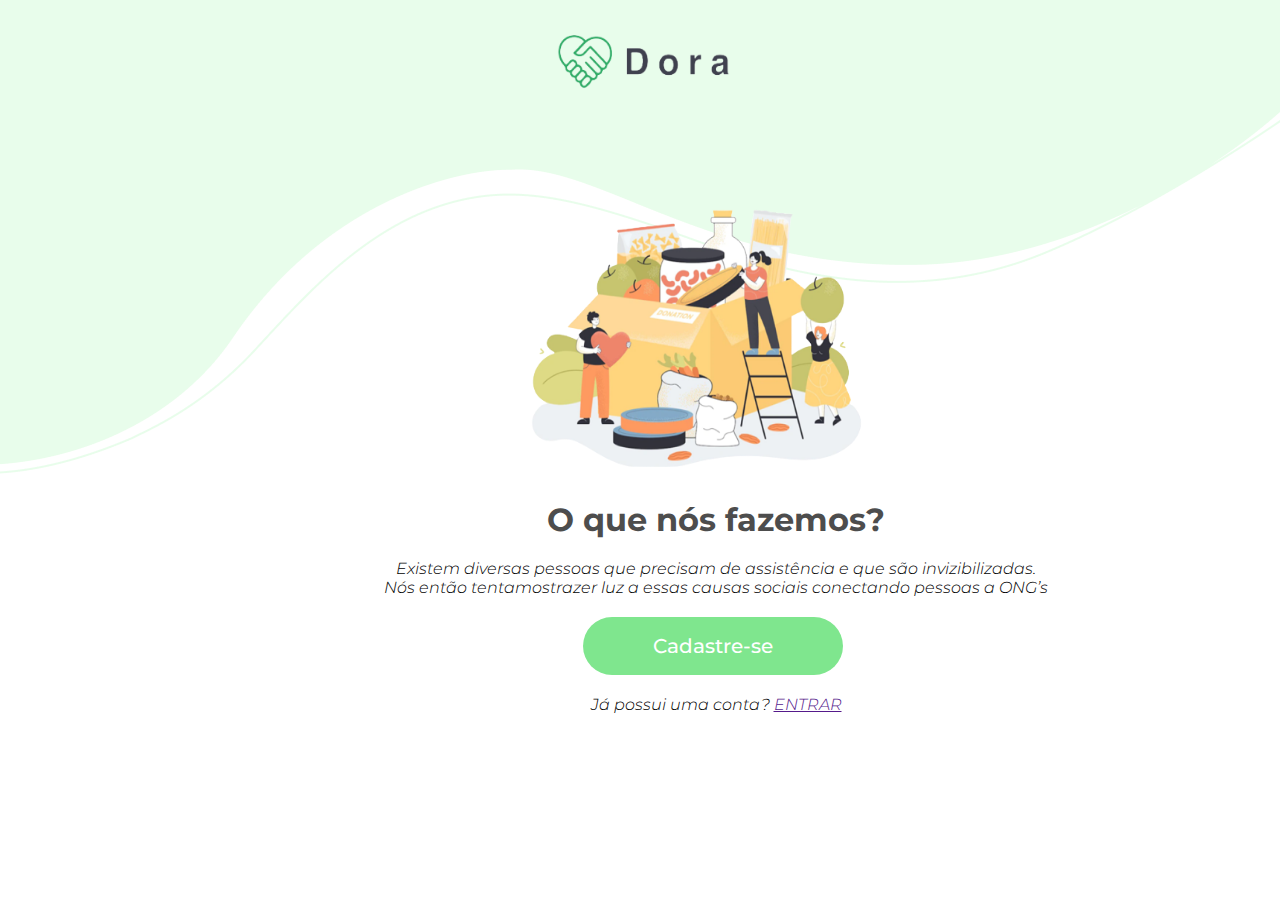
<file: DORA/index.html>
<!DOCTYPE html>
<html lang="en">

<head>
    <meta charset="UTF-8">
    <meta http-equiv="X-UA-Compatible" content="IE=edge">
    <meta name="viewport" content="width=device-width, initial-scale=1.0">
    <link rel="stylesheet" href="css/style.css">
    <link rel="preconnect" href="https://fonts.googleapis.com">
    <link rel="preconnect" href="https://fonts.gstatic.com" crossorigin>
    <link
        href="https://fonts.googleapis.com/css2?family=Montserrat:ital,wght@0,300;0,400;0,500;0,700;1,300;1,400;1,500;1,700&display=swap"
        rel="stylesheet">
    <title>DORA</title>
</head>

<body>
    <img src="img/bg.png" alt="background" id="bg">
    <header>
        <img src="img/dora-logo.png" alt="Dora logo" id="logo">
    </header>
    <div class="container">
        <img src="img/ilustracao1.png" alt="ilustracao1" id="ilustracao1">

        <h1>O que nós fazemos?</h1>
        <span>Existem diversas pessoas que precisam de assistência e que são invizibilizadas.<br> Nós então tentamostrazer luz a essas causas sociais conectando pessoas a ONG’s </span>
        
        <button id="botao">
            <a href="Escolha.html" class="botao_dec">Cadastre-se</a>
        </button>

        <span>Já possui uma conta? <a href="">ENTRAR</a></span>
    </div>
</body>

</html>
</file>
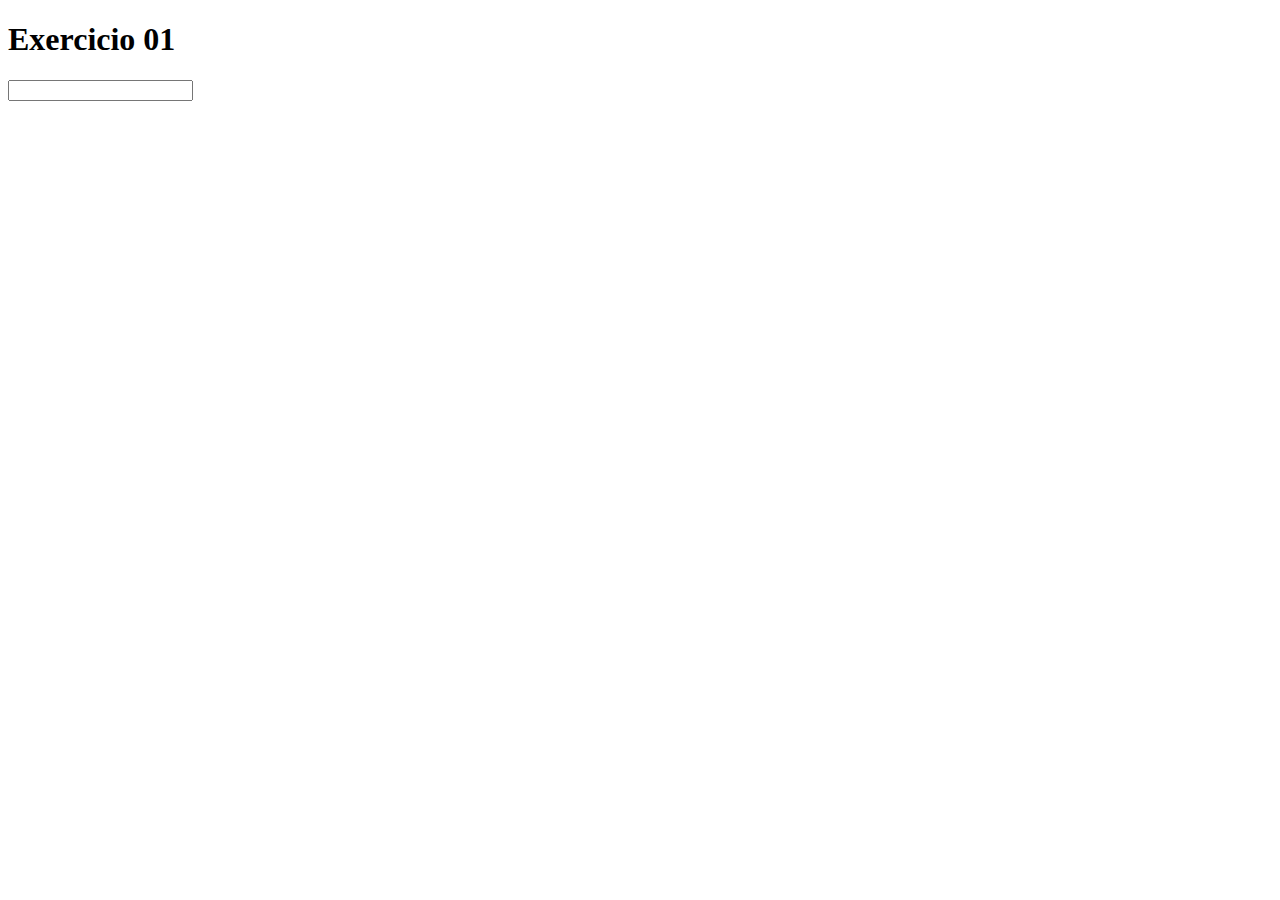
<file: exercicios/exercicio01/index.html>
<!DOCTYPE html>
<html lang="en">
<head>
    <meta charset="UTF-8">
    <meta http-equiv="X-UA-Compatible" content="IE=edge">
    <meta name="viewport" content="width=device-width, initial-scale=1.0">
    <title>Document</title>
</head>
<body>
    <h1>Exercicio 01</h1>

    <form action="code.php" method="post">
        <input type="number" id="numero" name="numero">
    </form>
</body>
</html>
</file>
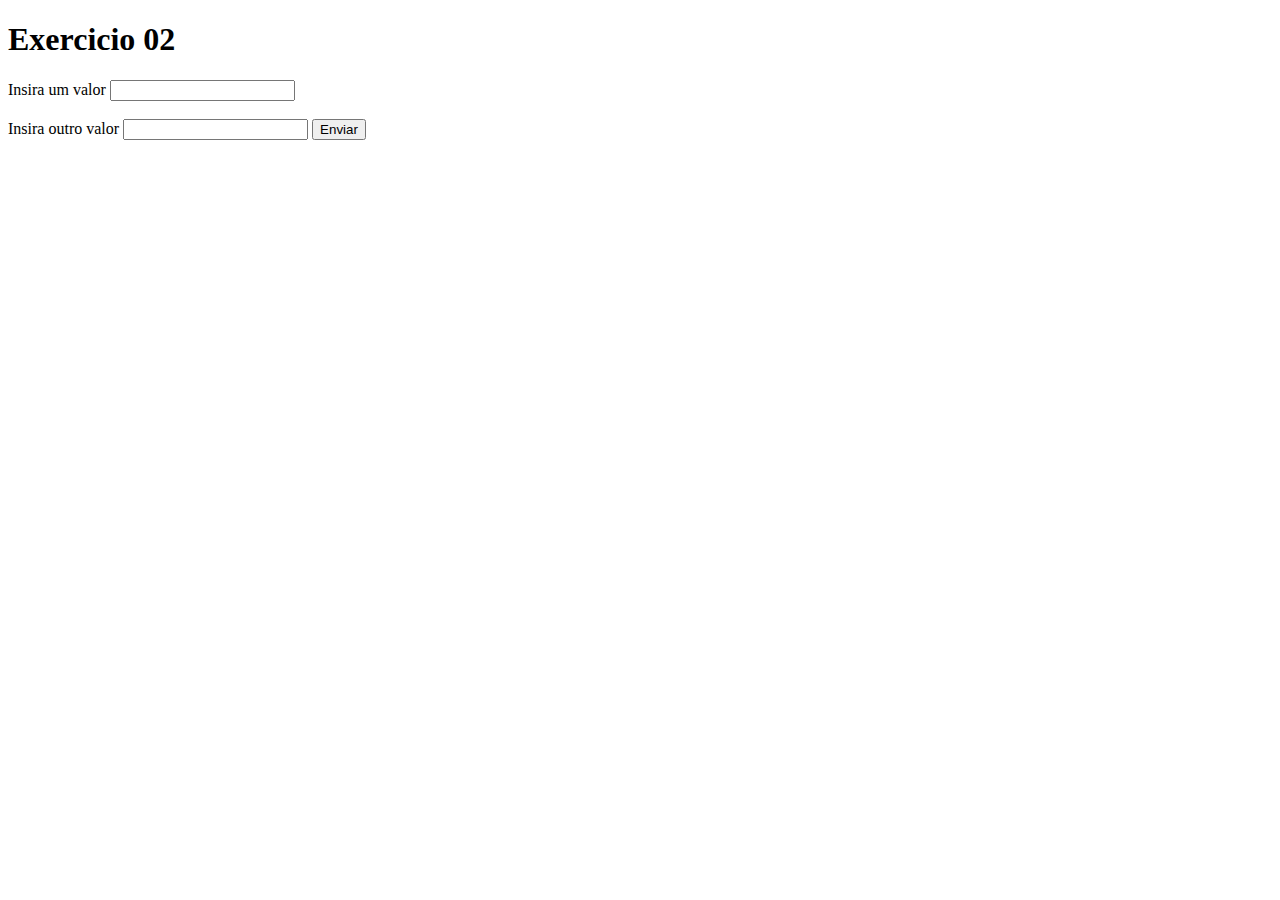
<file: exercicios/exercicio02/index.html>
<!DOCTYPE html>
<html lang="en">
<head>
    <meta charset="UTF-8">
    <meta http-equiv="X-UA-Compatible" content="IE=edge">
    <meta name="viewport" content="width=device-width, initial-scale=1.0">
    <title>Document</title>
</head>
<body>
    <h1>Exercicio 02</h1>

    <form action="code.php" method="post">
        <label for="inputA">Insira um valor</label>
        <input type="number" name="inputA" id="inputA">
        <br>
        <br>
        <label for="inputB">Insira outro valor</label>
        <input type="number" name="inputB" id="inputB">
        <input type="submit" value="Enviar">
    </form>
</body> 
</html>
</file>
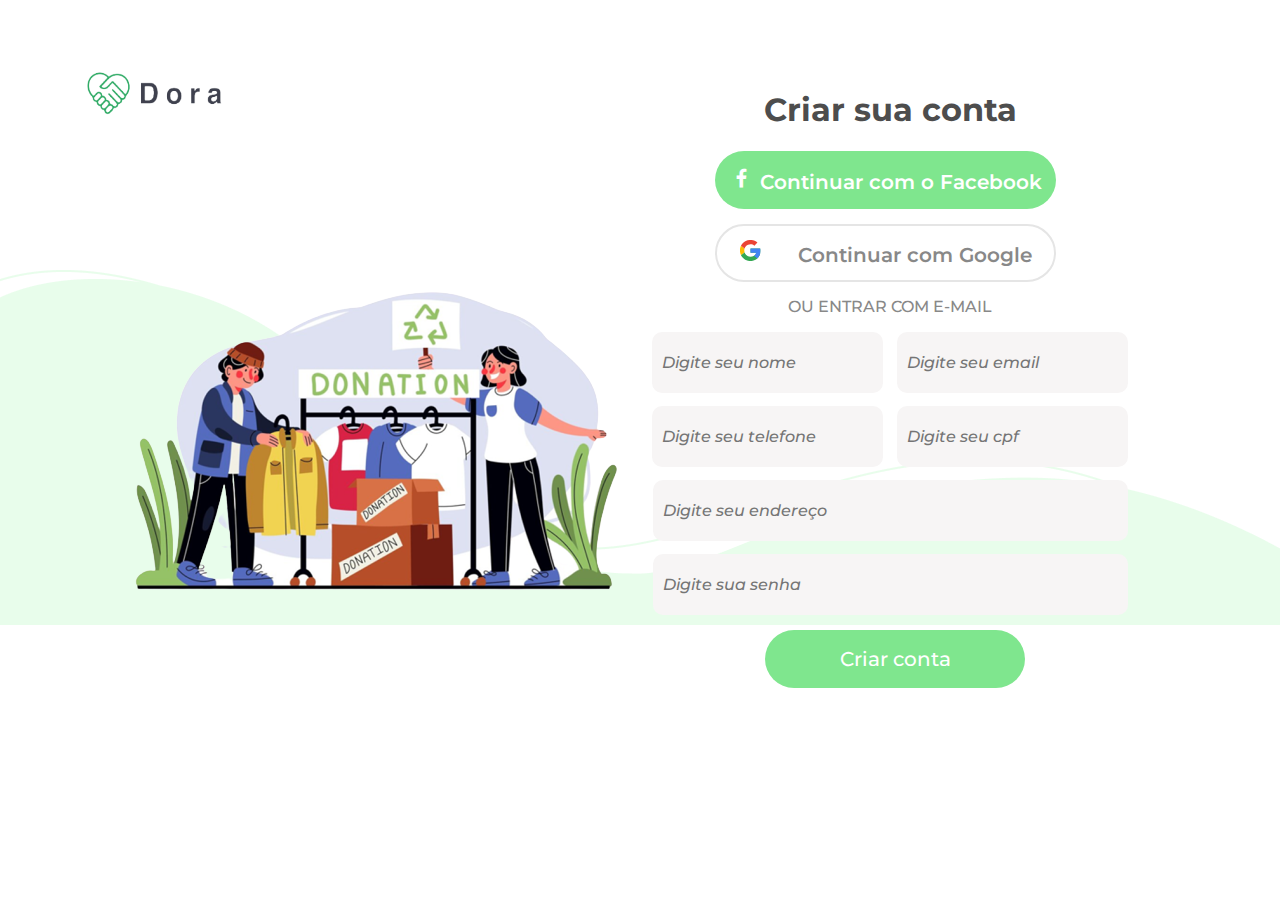
<file: DORA/cadastro_doador.html>
<!DOCTYPE html>
<html lang="en">

<head>
    <meta charset="UTF-8">
    <meta http-equiv="X-UA-Compatible" content="IE=edge">
    <meta name="viewport" content="width=device-width, initial-scale=1.0">
    <link rel="stylesheet" href="css/cadastro_doador.css">
    <link rel="preconnect" href="https://fonts.googleapis.com">
    <link rel="preconnect" href="https://fonts.gstatic.com" crossorigin>
    <link
        href="https://fonts.googleapis.com/css2?family=Montserrat:ital,wght@0,300;0,400;0,500;0,600;0,700;1,300;1,400;1,500;1,600;1,700&display=swap"
        rel="stylesheet">
    <link href='https://unpkg.com/boxicons@2.1.2/css/boxicons.min.css' rel='stylesheet'>
    <title>DORA - Cadastro</title>
</head>

<body>

    <header>
        <img src="img/dora-logo.png" alt="Dora Logo" id="logo">
    </header>

    <div id="cadastro">
        <h1>Criar sua conta</h1>
        <button id="botao_face">
            <i class='bx bxl-facebook'></i>
            Continuar com o Facebook</button>
        <button id="botao_google">
            <img src="img/google-icon.svg" alt="Google icon" id="googleIcon">
            Continuar com Google</button>

        <span>OU ENTRAR COM E-MAIL</span>

        <div id="inputs">
            <form action="code.php" method="post">
                <input type="text" name="nome" class="inputMenor" id="nome" placeholder="Digite seu nome">
                <input type="text" name="email" class="inputMenor" id="email" placeholder="Digite seu email">
                <input type="text" name="telefone" class="inputMenor" id="telefone" placeholder="Digite seu telefone">
                <input type="text" name="cpf" class="inputMenor" id="cpf" placeholder="Digite seu cpf">
                <input type="text" name="endereco" class="inputMaior" id="endereco" placeholder="Digite seu endereço">
                <input type="password" name="senha" class="inputMaior" id="senha" placeholder="Digite sua senha">

                <input type="button" value="Criar conta" id="cadastro_botao" >
            </form>

        </div>

    </div>

    <img src="img/ilustracao2.png" alt="ilustracao2" id="ilustracao2">
    <img src="img/bg2.png" alt="background" id="bg">
</body>

</html>
</file>
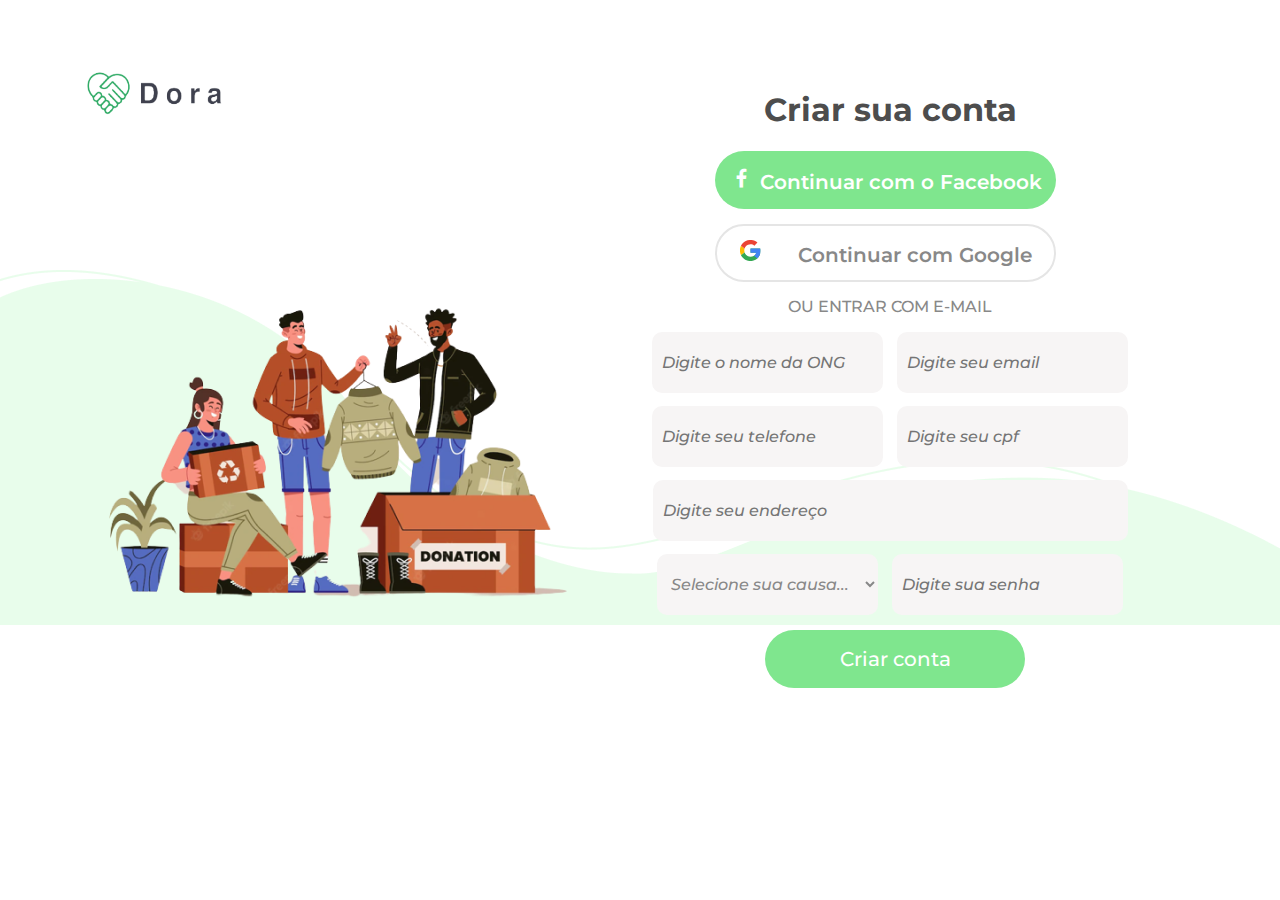
<file: DORA/cadastro_ong.html>
<!DOCTYPE html>
<html lang="en">

<head>
    <meta charset="UTF-8">
    <meta http-equiv="X-UA-Compatible" content="IE=edge">
    <meta name="viewport" content="width=device-width, initial-scale=1.0">
    <link rel="stylesheet" href="css/cadastro_ong.css">
    <link rel="preconnect" href="https://fonts.googleapis.com">
    <link rel="preconnect" href="https://fonts.gstatic.com" crossorigin>
    <link
        href="https://fonts.googleapis.com/css2?family=Montserrat:ital,wght@0,300;0,400;0,500;0,600;0,700;1,300;1,400;1,500;1,600;1,700&display=swap"
        rel="stylesheet">
    <link href='https://unpkg.com/boxicons@2.1.2/css/boxicons.min.css' rel='stylesheet'>
    <title>DORA - Cadastro</title>
</head>

<body>

    <header>
        <img src="img/dora-logo.png" alt="Dora Logo" id="logo">
    </header>

    <div id="cadastro">
        <h1>Criar sua conta</h1>
        <button id="botao_face">
            <i class='bx bxl-facebook'></i>
            Continuar com o Facebook</button>
        <button id="botao_google">
            <img src="img/google-icon.svg" alt="Google icon" id="googleIcon">
            Continuar com Google</button>

        <span>OU ENTRAR COM E-MAIL</span>

        <div id="inputs">
            <form action="code.php" method="post">
                <input type="text" name="nome" class="inputMenor" id="nome" placeholder="Digite o nome da ONG">
                <input type="text" name="email" class="inputMenor" id="email" placeholder="Digite seu email">
                <input type="text" name="telefone" class="inputMenor" id="telefone" placeholder="Digite seu telefone">
                <input type="text" name="cpf" class="inputMenor" id="cpf" placeholder="Digite seu cpf">
                <input type="text" name="endereco" class="inputMaior" id="endereco" placeholder="Digite seu endereço">
                <select name="causa" class="inputMenor" id="causa" placeholder="Selecione sua causa" >
                    <option value="" disabled selected>Selecione sua causa...</option>
                    <option value="ambiental">Meio Ambiente</option>
                    <option value="pobreza">Luta contra a Pobreza</option>
                    <option value="fome">Fome</option>
                    <option value="animais">Causa dos animais</option>
                </select>
                <input type="password" name="senha" class="inputMenor" id="senha" placeholder="Digite sua senha">

                <input type="button" value="Criar conta" id="cadastro_botao" >
            </form>

        </div>

    </div>

    <img src="img/ilustracao5.png" alt="ilustracao2" id="ilustracao2">
    <img src="img/bg2.png" alt="background" id="bg">
</body>

</html>
</file>
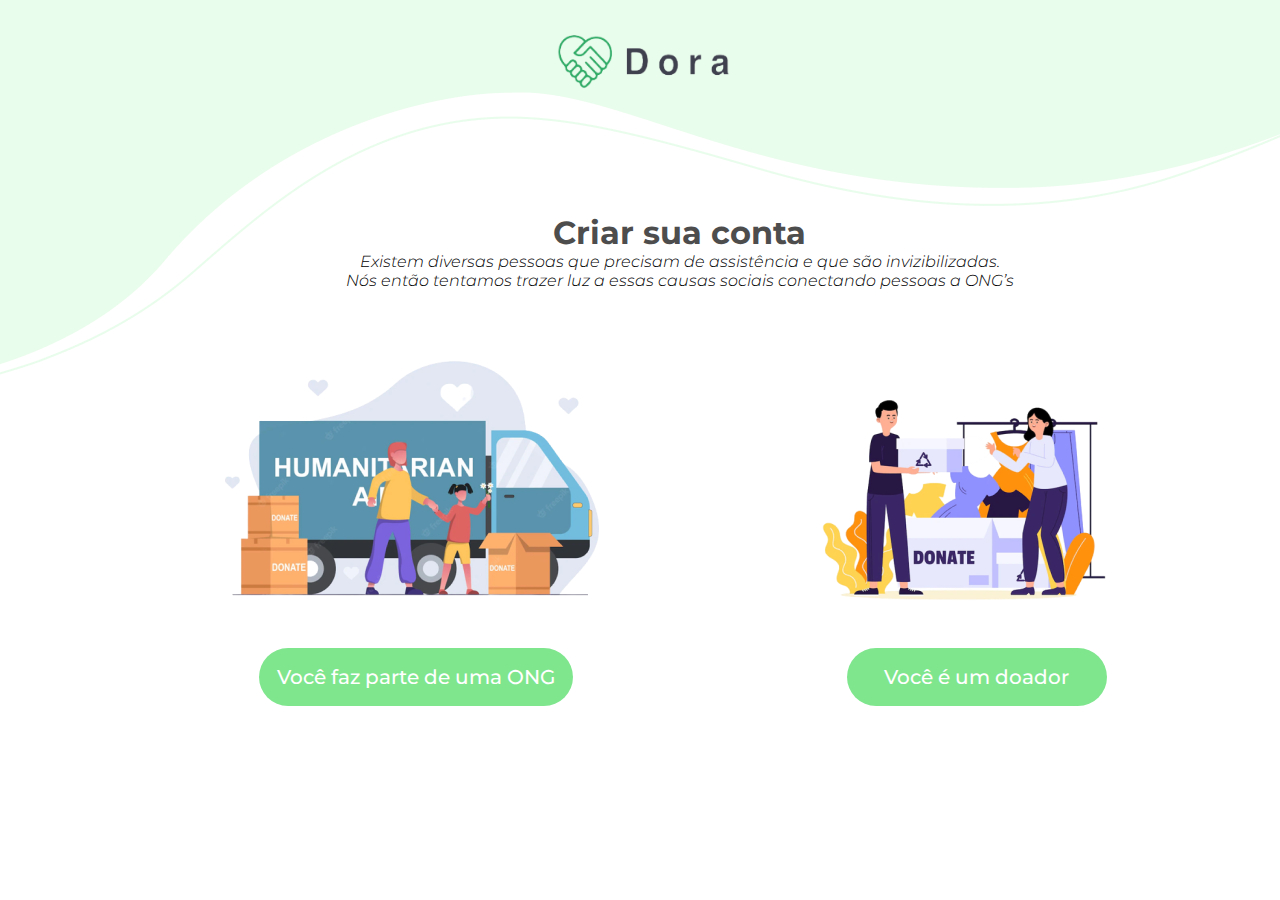
<file: DORA/Escolha.html>
<!DOCTYPE html>
<html lang="en">

<head>
    <meta charset="UTF-8">
    <meta http-equiv="X-UA-Compatible" content="IE=edge">
    <meta name="viewport" content="width=device-width, initial-scale=1.0">
    <link rel="stylesheet" href="css/escolha.css">
    <link rel="preconnect" href="https://fonts.googleapis.com">
    <link rel="preconnect" href="https://fonts.gstatic.com" crossorigin>
    <link
        href="https://fonts.googleapis.com/css2?family=Montserrat:ital,wght@0,300;0,400;0,500;0,700;1,300;1,400;1,500;1,700&display=swap"
        rel="stylesheet">
    <title>DORA</title>
</head>

<body>
    <img src="img/bg3.png" alt="background" id="bg">
    <header>
        <img src="img/dora-logo.png" alt="Dora logo" id="logo">
    </header>
    <div class="container">
        <div class="apresentacao">
            <h1>Criar sua conta</h1>
            <span>Existem diversas pessoas que precisam de assistência e que são invizibilizadas.<br> Nós então tentamos trazer luz a essas causas sociais conectando pessoas a ONG’s </span>
        </div>
        

            <img src="img/ilustracao3.png" alt="Ilustração 3" id="ilustracao3">
            <button id="botao_ong">
                <a href="cadastro_ong.html" class="botao_dec">Você faz parte de uma ONG</a>
            </button>

            <img src="img/ilustracao4.png" alt="Ilustração 4" id="ilustracao4">
            <button id="botao_doador">
                <a href="cadastro_doador.html" class="botao_dec">Você é um doador</a>
            </button>
    </div>
</body>

</html>
</file>
<file: DORA/css/style.css>
*{
    margin: 0;
    padding: 0;
    list-style: none;
    font-family: 'Montserrat', sans-serif;
}

#bg{
    position: relative;
    width: 100%;
    top: -10%;
}

header{
    position: absolute;
    top: 0%;
    left: 40%;
}

#logo{
    width: 280px;
    height: 140px;
}

.container{
    display: grid;
    position: absolute;
    left: 30%;
    top: 20%;
    text-align: center;
}

.container h1{
    font-size: 32px;
    font-weight: 700, bold;
    color: #4D4D4D;
}

.container span{
    font-size: 16px;
    font-weight: 300;
    font-style: italic;
    padding-top: 3%;
    padding-bottom: 3%;
}

#botao{
    width: 260px;
    height: 58px;
    margin-left: 30%;
    
    background: #7FE68E;
    border-radius: 86px;
    border: none;
}

.botao_dec{
    text-decoration: none;
    font-size: 20px;
    font-weight: 500;
    color: #ffffff;
}

#ilustracao1{
    width: 480px;
    height: 320px;
    margin-left: 13%;
}
</file>
<file: DORA/css/cadastro_doador.css>
*{
    margin: 0;
    padding: 0;
    list-style: none;
    font-family: 'Montserrat', sans-serif;
}

#bg{
    width: 100%;
    margin-top: 21%;
}

header{
    position: absolute;
    top: 5%;
    left: 4%;
}

#logo{
    width: 220px;
    height: 110px;
}

#cadastro{
    width: 500px;
    height: 600px;
    display: grid;
    position: absolute;
    left: 50%;
    top: 10%;
    text-align: center;
}

#cadastro h1{
    font-size: 32px;
    font-weight: 700, bold;
    color: #4D4D4D;
    margin-bottom: 20px;
}

#cadastro button{
    margin-left: 15%;
    text-align: center;
}

#cadastro span{
    margin-top: 13px;
    font-style: normal;
    font-weight: 500;
    font-size: 16px;
    line-height: 20px;
    
    color: #888888;
}

#botao_face{
    width: 341px;
    height: 58px;
    

    background: #7FE68E;
    border-radius: 86px;
    border: none;

    font-style: normal;
    font-weight: 600;
    font-size: 20px;
    line-height: 24px;

    color: #FFFFFF;

}

#botao_google{
    width: 341px;
    height: 58px;
    margin-top: 13px;

    background: none;
    border: 2px solid #E5E5E5;
    box-sizing: border-box;
    border-radius: 86px;

    font-style: normal;
    font-weight: 600;
    font-size: 20px;
    line-height: 24px;

    color: #888888;
}

#cadastro button i{
    font-size: 25px;

    color: #fff;
}

#googleIcon{
    width: 23px;
    height: 23px;

    margin-right: 30px;
}

#ilustracao2{
    position: absolute;
    margin-top: 20%;
    margin-left: 5%;
}

#inputs{
    margin-left: 10px;
    
}

.inputMenor{    
    width: 221px;
    height: 61px;
    margin-top: 13px;
    margin-right: 10px;
    padding-left: 10px;

    background: #F7F5F5;
    border-radius: 10px;
    border: none;

    font-style: italic;
    font-weight: 500;
    font-size: 16px;
    line-height: 20px;

    color: #888888;
}

.inputMaior{
    width: 465px;
    height: 61px;
    margin-top: 13px;
    margin-right: 10px;
    padding-left: 10px;

    background: #F7F5F5;
    border-radius: 10px;
    border: none;

    font-style: italic;
    font-weight: 500;
    font-size: 16px;
    line-height: 20px;

    color: #888888;
}

#cadastro_botao{
    width: 260px;
    height: 58px;
    margin-top: 15px;
    /* margin-left: 30%; */
    
    background: #7FE68E;
    border-radius: 86px;
    border: none;

    text-decoration: none;
    font-size: 20px;
    font-weight: 500;
    color: #ffffff;
}
</file>
<file: DORA/css/cadastro_ong.css>
*{
    margin: 0;
    padding: 0;
    list-style: none;
    font-family: 'Montserrat', sans-serif;
}

#bg{
    width: 100%;
    margin-top: 21%;
}

header{
    position: absolute;
    top: 5%;
    left: 4%;
}

#logo{
    width: 220px;
    height: 110px;
}

#cadastro{
    width: 500px;
    height: 600px;
    display: grid;
    position: absolute;
    left: 50%;
    top: 10%;
    text-align: center;
}

#cadastro h1{
    font-size: 32px;
    font-weight: 700, bold;
    color: #4D4D4D;
    margin-bottom: 20px;
}

#cadastro button{
    margin-left: 15%;
    text-align: center;
}

#cadastro span{
    margin-top: 13px;
    font-style: normal;
    font-weight: 500;
    font-size: 16px;
    line-height: 20px;
    
    color: #888888;
}

#botao_face{
    width: 341px;
    height: 58px;
    

    background: #7FE68E;
    border-radius: 86px;
    border: none;

    font-style: normal;
    font-weight: 600;
    font-size: 20px;
    line-height: 24px;

    color: #FFFFFF;

}

#botao_google{
    width: 341px;
    height: 58px;
    margin-top: 13px;

    background: none;
    border: 2px solid #E5E5E5;
    box-sizing: border-box;
    border-radius: 86px;

    font-style: normal;
    font-weight: 600;
    font-size: 20px;
    line-height: 24px;

    color: #888888;
}

#cadastro button i{
    font-size: 25px;

    color: #fff;
}

#googleIcon{
    width: 23px;
    height: 23px;

    margin-right: 30px;
}

#ilustracao2{
    position: absolute;
    margin-top: 20%;
    margin-left: 5%;
}

#inputs{
    margin-left: 10px;
    
}

.inputMenor{    
    width: 221px;
    height: 61px;
    margin-top: 13px;
    margin-right: 10px;
    padding-left: 10px;

    background: #F7F5F5;
    border-radius: 10px;
    border: none;

    font-style: italic;
    font-weight: 500;
    font-size: 16px;
    line-height: 20px;

    color: #888888;
}

.inputMaior{
    width: 465px;
    height: 61px;
    margin-top: 13px;
    margin-right: 10px;
    padding-left: 10px;

    background: #F7F5F5;
    border-radius: 10px;
    border: none;

    font-style: italic;
    font-weight: 500;
    font-size: 16px;
    line-height: 20px;

    color: #888888;
}

#cadastro_botao{
    width: 260px;
    height: 58px;
    margin-top: 15px;
    /* margin-left: 30%; */
    
    background: #7FE68E;
    border-radius: 86px;
    border: none;

    text-decoration: none;
    font-size: 20px;
    font-weight: 500;
    color: #ffffff;
}
</file>
<file: DORA/css/escolha.css>
*{
    margin: 0;
    padding: 0;
    list-style: none;
    font-family: 'Montserrat', sans-serif;
}

#bg{
    position: relative;
    width: 100%;
    top: -10%;
}

header{
    position: absolute;
    top: 0%;
    left: 40%;
}

#logo{
    width: 280px;
    height: 140px;
}

.container{
    display: grid;
    position: absolute;
    left: 27%;
    top: 20%;
    text-align: center;
}

.container h1{
    font-size: 32px;
    font-weight: 700, bold;
    color: #4D4D4D;
}

.container span{
    font-size: 16px;
    font-weight: 300;
    font-style: italic;
    padding-top: 3%;
    padding-bottom: 3%;
}

.apresentacao{
    margin-top: 5%;
}

#botao_ong{
    position: absolute;
    width: 314px;
    height: 58px;
    margin-top: 70%;
    margin-left: -13%;
    
    background: #7FE68E;
    border-radius: 86px;
    border: none;
}

#botao_doador{
    position: absolute;
    width: 260px;
    height: 58px;
    margin-top: 70%;
    margin-left: 75%;
    
    background: #7FE68E;
    border-radius: 86px;
    border: none;
}

.botao_dec{
    text-decoration: none;
    font-size: 20px;
    font-weight: 500;
    color: #ffffff;
}

#ilustracao3{
    position: absolute;
    width: 400px;
    height: 263px;
    margin-left: -20%;
    margin-top: 25%;
}

#ilustracao4{
    position: absolute;
    width: 302px;
    height: 302px;
    margin-left: 70%;
    margin-top: 25%;
}
</file>
